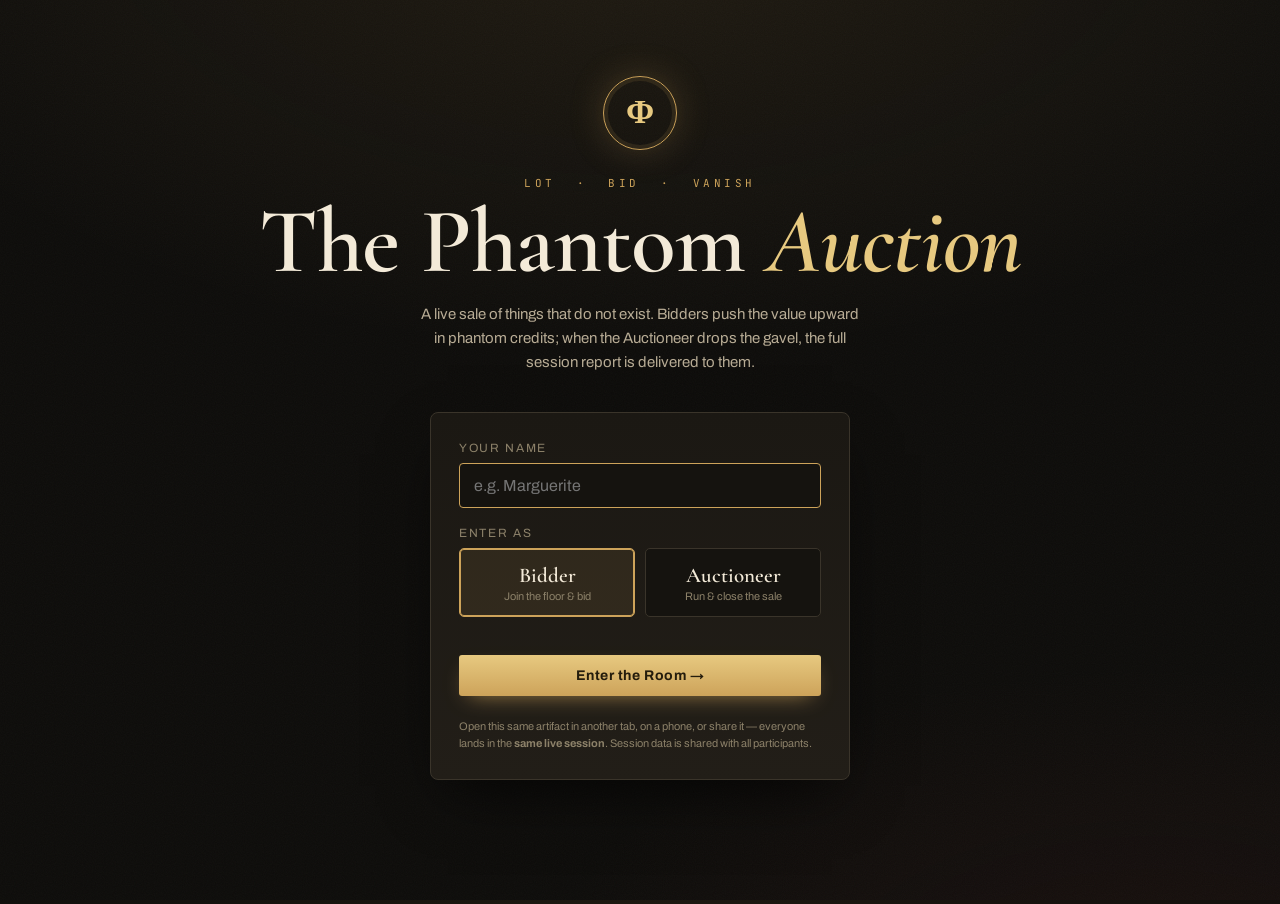
<file: UI.html>
<!DOCTYPE html>
<html lang="en">

<head>
    <meta charset="UTF-8" />
    <meta name="viewport" content="width=device-width, initial-scale=1.0" />
    <title>The Phantom Auction · Live Session</title>
    <link rel="preconnect" href="https://fonts.googleapis.com">
    <link rel="preconnect" href="https://fonts.gstatic.com" crossorigin>
    <link
        href="https://fonts.googleapis.com/css2?family=Cormorant+Garamond:ital,wght@0,400;0,500;0,600;0,700;1,500&family=Archivo:wght@400;500;600;700&family=JetBrains+Mono:wght@400;500;700&display=swap"
        rel="stylesheet">
    <style>
        :root {
            --ink: #0d0c0a;
            --ink-2: #15130f;
            --panel: #1b1813;
            --panel-2: #221e18;
            --line: #3a342a;
            --cream: #f3ead8;
            --cream-dim: #b8ac95;
            --muted: #8c8169;
            --gold: #cda35a;
            --gold-bright: #e7c980;
            --crimson: #a8413a;
            --crimson-bright: #d65f54;
            --green: #7fa05a;
            --shadow: 0 24px 60px -18px rgba(0, 0, 0, .75);
        }

        * {
            box-sizing: border-box;
            margin: 0;
            padding: 0
        }

        html,
        body {
            height: 100%
        }

        body {
            background:
                radial-gradient(120% 90% at 50% -10%, rgba(205, 163, 90, .10), transparent 55%),
                radial-gradient(80% 60% at 90% 110%, rgba(168, 65, 58, .08), transparent 60%),
                var(--ink);
            color: var(--cream);
            font-family: 'Archivo', sans-serif;
            min-height: 100%;
            -webkit-font-smoothing: antialiased;
            overflow-x: hidden;
        }

        body::before {
            content: "";
            position: fixed;
            inset: 0;
            pointer-events: none;
            z-index: 0;
            background-image: url("data:image/svg+xml,%3Csvg xmlns='http://www.w3.org/2000/svg' width='120' height='120'%3E%3Cfilter id='n'%3E%3CfeTurbulence type='fractalNoise' baseFrequency='.9' numOctaves='2'/%3E%3C/filter%3E%3Crect width='100%25' height='100%25' filter='url(%23n)' opacity='.035'/%3E%3C/svg%3E");
        }

        .wrap {
            position: relative;
            z-index: 1;
            max-width: 1080px;
            margin: 0 auto;
            padding: 32px 22px 80px
        }

        /* ---------- shared bits ---------- */
        .kicker {
            font-family: 'JetBrains Mono', monospace;
            font-size: 11px;
            letter-spacing: .32em;
            text-transform: uppercase;
            color: var(--gold);
        }

        .serif {
            font-family: 'Cormorant Garamond', serif;
        }

        .mono {
            font-family: 'JetBrains Mono', monospace;
        }

        button {
            font-family: 'Archivo', sans-serif;
            cursor: pointer;
            border: none;
            background: none;
            color: inherit
        }

        input {
            font-family: 'Archivo', sans-serif
        }

        .btn {
            background: linear-gradient(180deg, var(--gold-bright), var(--gold));
            color: #241c0c;
            font-weight: 700;
            letter-spacing: .04em;
            padding: 13px 22px;
            border-radius: 3px;
            font-size: 14px;
            transition: transform .12s ease, box-shadow .2s ease, filter .2s ease;
            box-shadow: 0 8px 22px -10px rgba(205, 163, 90, .8);
        }

        .btn:hover {
            transform: translateY(-2px);
            filter: brightness(1.06)
        }

        .btn:active {
            transform: translateY(0)
        }

        .btn:disabled {
            opacity: .35;
            cursor: not-allowed;
            transform: none;
            box-shadow: none;
            filter: grayscale(.4)
        }

        .btn.ghost {
            background: transparent;
            color: var(--cream);
            font-weight: 600;
            border: 1px solid var(--line);
            box-shadow: none;
        }

        .btn.ghost:hover {
            border-color: var(--gold);
            color: var(--gold-bright)
        }

        .btn.danger {
            background: linear-gradient(180deg, var(--crimson-bright), var(--crimson));
            color: #fff;
            box-shadow: 0 8px 22px -10px rgba(168, 65, 58, .8)
        }

        /* ---------- ENTRY ---------- */
        .entry {
            min-height: 88vh;
            display: flex;
            flex-direction: column;
            align-items: center;
            justify-content: center;
            text-align: center
        }

        .seal {
            width: 74px;
            height: 74px;
            border-radius: 50%;
            border: 1.5px solid var(--gold);
            display: grid;
            place-items: center;
            margin-bottom: 26px;
            box-shadow: inset 0 0 0 4px rgba(205, 163, 90, .12), 0 0 40px -8px rgba(205, 163, 90, .4);
            animation: spin 26s linear infinite;
        }

        @keyframes spin {
            to {
                transform: rotate(360deg)
            }
        }

        .seal span {
            font-family: 'Cormorant Garamond', serif;
            font-size: 34px;
            color: var(--gold-bright);
            font-weight: 700
        }

        .entry h1 {
            font-family: 'Cormorant Garamond', serif;
            font-weight: 600;
            font-size: clamp(48px, 9vw, 92px);
            line-height: .92;
            letter-spacing: -.01em;
            margin: 10px 0 4px;
        }

        .entry h1 em {
            font-style: italic;
            color: var(--gold-bright)
        }

        .entry .sub {
            color: var(--cream-dim);
            max-width: 440px;
            margin: 14px auto 38px;
            font-size: 15px;
            line-height: 1.6
        }

        .card {
            background: linear-gradient(180deg, var(--panel), var(--panel-2));
            border: 1px solid var(--line);
            border-radius: 8px;
            padding: 28px;
            box-shadow: var(--shadow);
            width: 100%;
            max-width: 420px;
            text-align: left;
        }

        .field {
            margin-bottom: 18px
        }

        .field label {
            display: block;
            font-size: 12px;
            letter-spacing: .14em;
            text-transform: uppercase;
            color: var(--muted);
            margin-bottom: 8px
        }

        .field input {
            width: 100%;
            background: var(--ink-2);
            border: 1px solid var(--line);
            color: var(--cream);
            padding: 13px 14px;
            border-radius: 4px;
            font-size: 16px;
            outline: none;
            transition: border-color .2s;
        }

        .field input:focus {
            border-color: var(--gold)
        }

        .roles {
            display: grid;
            grid-template-columns: 1fr 1fr;
            gap: 10px;
            margin-top: 6px
        }

        .role-opt {
            border: 1px solid var(--line);
            border-radius: 5px;
            padding: 14px 12px;
            text-align: center;
            transition: all .18s;
            background: var(--ink-2);
        }

        .role-opt:hover {
            border-color: var(--gold)
        }

        .role-opt.on {
            border-color: var(--gold);
            background: rgba(205, 163, 90, .1);
            box-shadow: inset 0 0 0 1px var(--gold)
        }

        .role-opt .rt {
            font-family: 'Cormorant Garamond', serif;
            font-size: 21px;
            font-weight: 600
        }

        .role-opt .rd {
            font-size: 11px;
            color: var(--muted);
            margin-top: 2px
        }

        .err {
            color: var(--crimson-bright);
            font-size: 13px;
            margin-top: -8px;
            margin-bottom: 12px;
            min-height: 16px
        }

        .foot-note {
            font-size: 11px;
            color: var(--muted);
            margin-top: 22px;
            line-height: 1.5
        }

        /* ---------- TOP BAR ---------- */
        .topbar {
            display: flex;
            align-items: center;
            justify-content: space-between;
            flex-wrap: wrap;
            gap: 14px;
            border-bottom: 1px solid var(--line);
            padding-bottom: 18px;
            margin-bottom: 26px
        }

        .topbar .brand {
            display: flex;
            align-items: center;
            gap: 12px
        }

        .brand .mk {
            width: 38px;
            height: 38px;
            border-radius: 50%;
            border: 1px solid var(--gold);
            display: grid;
            place-items: center
        }

        .brand .mk span {
            font-family: 'Cormorant Garamond', serif;
            color: var(--gold-bright);
            font-size: 18px;
            font-weight: 700
        }

        .brand .bt {
            font-family: 'Cormorant Garamond', serif;
            font-size: 24px;
            font-weight: 600;
            line-height: 1
        }

        .brand .bs {
            font-size: 10px;
            letter-spacing: .28em;
            text-transform: uppercase;
            color: var(--muted)
        }

        .who {
            display: flex;
            align-items: center;
            gap: 12px;
            font-size: 13px
        }

        .paddle {
            font-family: 'JetBrains Mono', monospace;
            background: var(--ink-2);
            border: 1px solid var(--line);
            padding: 6px 10px;
            border-radius: 4px;
            color: var(--gold-bright);
            font-weight: 700
        }

        .badge {
            font-size: 10px;
            letter-spacing: .14em;
            text-transform: uppercase;
            padding: 4px 9px;
            border-radius: 20px;
            border: 1px solid var(--line);
            color: var(--cream-dim)
        }

        .badge.adm {
            border-color: var(--crimson);
            color: var(--crimson-bright)
        }

        .status-pill {
            display: inline-flex;
            align-items: center;
            gap: 8px;
            font-family: 'JetBrains Mono', monospace;
            font-size: 11px;
            letter-spacing: .18em;
            text-transform: uppercase;
            padding: 6px 12px;
            border-radius: 20px;
            border: 1px solid var(--line)
        }

        .status-pill .dot {
            width: 8px;
            height: 8px;
            border-radius: 50%;
            background: var(--muted)
        }

        .status-pill.live {
            border-color: var(--green);
            color: var(--green)
        }

        .status-pill.live .dot {
            background: var(--green);
            box-shadow: 0 0 10px var(--green);
            animation: pulse 1.4s ease-in-out infinite
        }

        .status-pill.closed {
            border-color: var(--crimson);
            color: var(--crimson-bright)
        }

        @keyframes pulse {

            0%,
            100% {
                opacity: 1
            }

            50% {
                opacity: .3
            }
        }

        /* ---------- LOT STAGE ---------- */
        .stage {
            background:
                radial-gradient(120% 140% at 50% -30%, rgba(205, 163, 90, .14), transparent 60%),
                linear-gradient(180deg, var(--panel), var(--panel-2));
            border: 1px solid var(--line);
            border-radius: 10px;
            padding: 34px 30px;
            margin-bottom: 20px;
            box-shadow: var(--shadow);
            position: relative;
            overflow: hidden;
        }

        .stage::after {
            content: "";
            position: absolute;
            inset: 0;
            border-radius: 10px;
            pointer-events: none;
            box-shadow: inset 0 1px 0 rgba(255, 255, 255, .06)
        }

        .lot-tag {
            font-family: 'JetBrains Mono', monospace;
            font-size: 11px;
            letter-spacing: .3em;
            color: var(--gold)
        }

        .lot-title {
            font-family: 'Cormorant Garamond', serif;
            font-style: italic;
            font-weight: 600;
            font-size: clamp(30px, 5.5vw, 52px);
            line-height: 1.04;
            margin: 8px 0 12px;
            color: var(--cream)
        }

        .lot-blurb {
            color: var(--cream-dim);
            max-width: 560px;
            font-size: 15px;
            line-height: 1.6;
            font-style: italic;
            font-family: 'Cormorant Garamond', serif;
            font-size: 19px
        }

        .bigrow {
            display: flex;
            flex-wrap: wrap;
            align-items: flex-end;
            gap: 30px;
            margin-top: 26px;
            border-top: 1px solid var(--line);
            padding-top: 22px
        }

        .biglabel {
            font-size: 11px;
            letter-spacing: .2em;
            text-transform: uppercase;
            color: var(--muted);
            margin-bottom: 4px
        }

        .bigval {
            font-family: 'JetBrains Mono', monospace;
            font-weight: 700;
            font-size: clamp(34px, 7vw, 58px);
            color: var(--gold-bright);
            line-height: 1;
            transition: color .2s
        }

        .bigval.bump {
            animation: bump .45s ease
        }

        @keyframes bump {
            0% {
                transform: scale(1)
            }

            30% {
                transform: scale(1.14);
                color: #fff
            }

            100% {
                transform: scale(1)
            }
        }

        .leadname {
            font-family: 'Cormorant Garamond', serif;
            font-size: 26px;
            font-weight: 600
        }

        .leadname.none {
            color: var(--muted);
            font-style: italic;
            font-size: 20px
        }

        /* ---------- BID CONTROLS ---------- */
        .panel {
            background: linear-gradient(180deg, var(--panel), var(--panel-2));
            border: 1px solid var(--line);
            border-radius: 10px;
            padding: 22px;
            box-shadow: var(--shadow)
        }

        .panel h3 {
            font-family: 'Cormorant Garamond', serif;
            font-weight: 600;
            font-size: 22px;
            margin-bottom: 4px
        }

        .panel .ph {
            color: var(--muted);
            font-size: 12px;
            margin-bottom: 16px
        }

        .quickrow {
            display: flex;
            flex-wrap: wrap;
            gap: 8px;
            margin-bottom: 14px
        }

        .chip {
            background: var(--ink-2);
            border: 1px solid var(--line);
            color: var(--cream);
            padding: 11px 16px;
            border-radius: 30px;
            font-family: 'JetBrains Mono', monospace;
            font-size: 13px;
            font-weight: 500;
            transition: all .15s
        }

        .chip:hover {
            border-color: var(--gold);
            color: var(--gold-bright);
            transform: translateY(-1px)
        }

        .chip.rng {
            border-color: var(--crimson);
            color: var(--crimson-bright)
        }

        .chip.rng:hover {
            background: rgba(168, 65, 58, .14)
        }

        .customrow {
            display: flex;
            gap: 10px;
            margin-top: 4px
        }

        .customrow input {
            flex: 1;
            background: var(--ink-2);
            border: 1px solid var(--line);
            color: var(--cream);
            padding: 13px 14px;
            border-radius: 4px;
            font-size: 16px;
            font-family: 'JetBrains Mono', monospace;
            outline: none
        }

        .customrow input:focus {
            border-color: var(--gold)
        }

        .grid2 {
            display: grid;
            grid-template-columns: 1.5fr 1fr;
            gap: 20px;
            align-items: start
        }

        @media(max-width:760px) {
            .grid2 {
                grid-template-columns: 1fr
            }
        }

        /* ---------- FEED + ROSTER ---------- */
        .sectitle {
            font-family: 'JetBrains Mono', monospace;
            font-size: 11px;
            letter-spacing: .24em;
            text-transform: uppercase;
            color: var(--muted);
            margin-bottom: 12px;
            display: flex;
            justify-content: space-between
        }

        .feed {
            max-height: 280px;
            overflow-y: auto;
            display: flex;
            flex-direction: column;
            gap: 2px
        }

        .feed::-webkit-scrollbar {
            width: 6px
        }

        .feed::-webkit-scrollbar-thumb {
            background: var(--line);
            border-radius: 3px
        }

        .bid {
            display: flex;
            align-items: center;
            justify-content: space-between;
            gap: 10px;
            padding: 9px 4px;
            border-bottom: 1px dashed rgba(58, 52, 42, .6);
            animation: slidein .35s ease
        }

        @keyframes slidein {
            from {
                opacity: 0;
                transform: translateX(-8px)
            }

            to {
                opacity: 1;
                transform: none
            }
        }

        .bid .bn {
            display: flex;
            align-items: center;
            gap: 9px;
            font-size: 14px;
            min-width: 0
        }

        .bid .pp {
            font-family: 'JetBrains Mono', monospace;
            font-size: 10px;
            color: var(--gold);
            border: 1px solid var(--line);
            padding: 2px 6px;
            border-radius: 3px;
            flex-shrink: 0
        }

        .bid .nm {
            white-space: nowrap;
            overflow: hidden;
            text-overflow: ellipsis
        }

        .bid .amt {
            font-family: 'JetBrains Mono', monospace;
            font-weight: 700;
            color: var(--gold-bright);
            flex-shrink: 0
        }

        .bid .lt {
            font-size: 10px;
            color: var(--muted)
        }

        .empty {
            color: var(--muted);
            font-style: italic;
            padding: 20px 4px;
            font-family: 'Cormorant Garamond', serif;
            font-size: 18px
        }

        .roster {
            display: flex;
            flex-direction: column;
            gap: 7px
        }

        .person {
            display: flex;
            align-items: center;
            justify-content: space-between;
            gap: 8px;
            padding: 9px 11px;
            background: var(--ink-2);
            border: 1px solid var(--line);
            border-radius: 5px;
            font-size: 13px
        }

        .person .l {
            display: flex;
            align-items: center;
            gap: 9px;
            min-width: 0
        }

        .person .av {
            width: 24px;
            height: 24px;
            border-radius: 50%;
            display: grid;
            place-items: center;
            font-family: 'JetBrains Mono', monospace;
            font-size: 11px;
            font-weight: 700;
            background: rgba(205, 163, 90, .16);
            color: var(--gold-bright);
            flex-shrink: 0
        }

        .person.you {
            border-color: var(--gold)
        }

        .person .nm {
            white-space: nowrap;
            overflow: hidden;
            text-overflow: ellipsis
        }

        .live-dot {
            width: 7px;
            height: 7px;
            border-radius: 50%;
            background: var(--green);
            box-shadow: 0 0 8px var(--green)
        }

        .adm-av {
            background: rgba(168, 65, 58, .2) !important;
            color: var(--crimson-bright) !important
        }

        /* ---------- ADMIN ---------- */
        .ctrlrow {
            display: flex;
            flex-wrap: wrap;
            gap: 10px;
            margin-bottom: 20px
        }

        .statgrid {
            display: grid;
            grid-template-columns: repeat(auto-fit, minmax(150px, 1fr));
            gap: 12px;
            margin-bottom: 20px
        }

        .stat {
            background: var(--ink-2);
            border: 1px solid var(--line);
            border-radius: 8px;
            padding: 16px
        }

        .stat .sl {
            font-size: 10px;
            letter-spacing: .18em;
            text-transform: uppercase;
            color: var(--muted)
        }

        .stat .sv {
            font-family: 'JetBrains Mono', monospace;
            font-size: 28px;
            font-weight: 700;
            color: var(--gold-bright);
            margin-top: 6px
        }

        .stat .sv.sm {
            font-size: 18px;
            font-family: 'Cormorant Garamond', serif;
            font-weight: 600;
            color: var(--cream)
        }

        /* ---------- REPORT ---------- */
        .report {
            background: linear-gradient(180deg, var(--panel), var(--panel-2));
            border: 1px solid var(--gold);
            border-radius: 10px;
            padding: 30px;
            box-shadow: var(--shadow), 0 0 50px -20px rgba(205, 163, 90, .5);
            margin-bottom: 20px
        }

        .report .rh {
            text-align: center;
            border-bottom: 1px solid var(--line);
            padding-bottom: 18px;
            margin-bottom: 22px
        }

        .report .rh .stamp {
            display: inline-block;
            border: 1px solid var(--crimson);
            color: var(--crimson-bright);
            font-family: 'JetBrains Mono', monospace;
            font-size: 11px;
            letter-spacing: .24em;
            padding: 5px 14px;
            border-radius: 3px;
            transform: rotate(-3deg);
            margin-bottom: 14px
        }

        .report h2 {
            font-family: 'Cormorant Garamond', serif;
            font-weight: 600;
            font-size: 38px;
            line-height: 1
        }

        .report .rsub {
            color: var(--cream-dim);
            font-size: 13px;
            margin-top: 6px
        }

        .ledger-title {
            font-family: 'JetBrains Mono', monospace;
            font-size: 11px;
            letter-spacing: .22em;
            text-transform: uppercase;
            color: var(--muted);
            margin: 24px 0 10px
        }

        table {
            width: 100%;
            border-collapse: collapse;
            font-size: 13px
        }

        th {
            text-align: left;
            font-size: 10px;
            letter-spacing: .14em;
            text-transform: uppercase;
            color: var(--muted);
            padding: 8px 10px;
            border-bottom: 1px solid var(--line)
        }

        td {
            padding: 9px 10px;
            border-bottom: 1px dashed rgba(58, 52, 42, .5)
        }

        td.num {
            font-family: 'JetBrains Mono', monospace;
            color: var(--gold-bright);
            font-weight: 600;
            text-align: right
        }

        tr.win td {
            color: var(--gold-bright)
        }

        .scrollx {
            overflow-x: auto
        }

        .toast {
            position: fixed;
            bottom: 26px;
            left: 50%;
            transform: translateX(-50%) translateY(20px);
            background: var(--crimson);
            color: #fff;
            padding: 12px 20px;
            border-radius: 6px;
            font-size: 14px;
            font-weight: 600;
            opacity: 0;
            transition: all .3s;
            z-index: 50;
            box-shadow: var(--shadow)
        }

        .toast.show {
            opacity: 1;
            transform: translateX(-50%) translateY(0)
        }

        .hint {
            font-size: 11px;
            color: var(--muted);
            margin-top: 14px;
            line-height: 1.5;
            text-align: center
        }
    </style>
</head>

<body>
    <div class="wrap" id="app"></div>
    <div class="toast" id="toast"></div>

    <script>
        /* ============================================================
           THE PHANTOM AUCTION — multi-user live demo
           Shared state syncs across everyone who opens this artifact.
           ============================================================ */
        const SHARED = true;
        const KEY = 'phantom_auction_v1';
        const CCY = 'Φ';                 // phantom credits
        const ONLINE_MS = 24000;         // presence freshness window (wider = less flicker)
        const POLL_MS = 2500;            // how often we read shared state
        const HEARTBEAT_MS = 9000;
        const MIN_WRITE_MS = 1600;       // minimum gap between persisted writes (rate-limit safe)
        const RATE_COOLDOWN_MS = 6000;   // back off this long after a rate-limit error

        const LOTS = [
            ["The Last Echo of a Sunday Morning", "Guaranteed never to have happened. Sold as heard."],
            ["One Carefully Folded Paradox", "Opens into itself. Storage not recommended."],
            ["A Pocketful of Next Tuesday", "Slightly used. Still ahead of you."],
            ["The Colour You See With Your Eyes Closed", "Single edition. No two buyers agree on the shade."],
            ["Half an Inch of the Horizon", "Measured at dusk. Authenticity certificate forthcoming, eventually."],
            ["The Pause Between Two Heartbeats", "Acquired at great personal silence."],
            ["A Rumour That Never Quite Happened", "Untraceable. Highly collectible."],
            ["The Smell of Rain Before It Falls", "Bottled in advance. Do not inhale the future."],
            ["An Idea You Left at the Door", "Found, but no longer remembered by its owner."],
            ["The Weight of an Empty Promise", "Heavier than it looks. Comes with regret."],
            ["A Single Unspoken Word", "Never said aloud. The bidding speaks for it."],
            ["The Shadow of a Round Number", "Cast at noon. Slightly imaginary."]
        ];

        /* ---------- session-local identity ---------- */
        let ME = { name: null, role: null };   // role: 'bidder' | 'auctioneer'
        let lastValue = -1;
        let pollTimer = null, beatTimer = null;
        let skeletonRole = null;             // which skeleton is currently mounted

        /* ---------- storage helpers ---------- */
        function emptyState() {
            return {
                rev: 0, status: 'closed', lotIndex: -1, lot: null, value: 0, leader: null,
                bids: [], participants: {}, history: [], startedAt: null, closedAt: null, seq: 0
            };
        }
        async function loadState() {
            try { const r = await window.storage.get(KEY, SHARED); if (r && r.value) return JSON.parse(r.value); }
            catch (e) {/* missing key */ }
            return null;
        }
        async function saveState(s) {
            // returns 'ok' | 'rate' | 'err' so the flusher can back off correctly
            try { await window.storage.set(KEY, JSON.stringify(s), SHARED); return 'ok'; }
            catch (e) { const m = String(e && e.message || e); return /rate limit/i.test(m) ? 'rate' : 'err'; }
        }

        /* ----- batched writer: mutate the LOCAL mirror instantly, persist on a throttled flush -----
           This keeps us under the storage rate limit: rapid bids between flushes collapse into a
           single write, and a rate-limit response triggers a cooldown.                          */
        let state = emptyState();      // authoritative local mirror
        let localRev = 0;
        let dirty = false;             // unpersisted local changes pending
        let writing = false;
        let flushTimer = null;
        let nextWriteAt = 0;           // earliest time we're allowed to write again
        function sleep(ms) { return new Promise(r => setTimeout(r, ms)); }

        // fn mutates the local mirror; return `false` to abort with no change.
        async function mutate(fn) {
            const res = fn(state);
            if (res === false) return state;
            if (res && typeof res === 'object' && res !== state) state = res;
            dirty = true;
            renderFromState(state);
            scheduleFlush();
            return state;
        }

        function scheduleFlush() {
            if (flushTimer || !dirty) return;
            const wait = Math.max(0, nextWriteAt - now());
            flushTimer = setTimeout(async () => { flushTimer = null; await flush(); }, wait);
        }

        // Merge another snapshot into ours so concurrent browsers don't erase each other's bids.
        function mergeStates(remote, local) {
            if (!remote) return local;
            const map = new Map(); const k = b => b.user + '|' + b.ts + '|' + b.amount;
            (remote.bids || []).forEach(b => map.set(k(b), b));
            (local.bids || []).forEach(b => map.set(k(b), b));
            let bids = [...map.values()].sort((a, b) => a.ts - b.ts);
            if (bids.length > 300) bids = bids.slice(-300);
            const participants = { ...(remote.participants || {}) };
            for (const [n, p] of Object.entries(local.participants || {}))
                if (!participants[n] || (p.lastSeen || 0) > (participants[n].lastSeen || 0)) participants[n] = p;
            const out = { ...local, bids, participants };
            const cur = bids.filter(b => b.lotIndex === out.lotIndex);
            if (cur.length) {
                const top = cur.reduce((m, b) => b.amount > m.amount ? b : m, cur[0]);
                if (top.amount >= (out.value || 0)) { out.value = top.amount; out.leader = top.user; }
            }
            return out;
        }

        async function flush() {
            if (writing || !dirty) return;
            writing = true; dirty = false;                 // capture; further edits will re-arm dirty
            try {
                const remote = await loadState();
                const merged = mergeStates(remote, state);
                merged.rev = Math.max(remote?.rev || 0, state.rev || 0) + 1;
                const r = await saveState(merged);
                if (r === 'ok') { state = merged; localRev = merged.rev; nextWriteAt = now() + MIN_WRITE_MS; renderFromState(state); }
                else { dirty = true; nextWriteAt = now() + (r === 'rate' ? RATE_COOLDOWN_MS : 1500); }  // keep changes, back off
            } catch (e) { dirty = true; nextWriteAt = now() + 1500; }
            finally { writing = false; if (dirty) scheduleFlush(); }
        }

        /* ---------- util ---------- */
        function fmt(n) { return CCY + ' ' + Math.round(n).toLocaleString('en-US'); }
        function paddleFor(name) { let h = 0; for (const c of name) h = (h * 31 + c.charCodeAt(0)) >>> 0; return 100 + (h % 900); }
        function initials(name) { return name.trim().slice(0, 2).toUpperCase(); }
        function now() { return Date.now(); }
        function isOnline(p) { return p && (now() - p.lastSeen) < ONLINE_MS; }
        function esc(s) { return (s || '').replace(/[&<>"]/g, c => ({ '&': '&amp;', '<': '&lt;', '>': '&gt;', '"': '&quot;' }[c])); }
        function toast(msg) { const t = document.getElementById('toast'); t.textContent = msg; t.classList.add('show'); clearTimeout(t._t); t._t = setTimeout(() => t.classList.remove('show'), 2200); }

        /* ============================================================
           ENTRY / LOGIN
           ============================================================ */
        function renderEntry() {
            skeletonRole = null;
            const app = document.getElementById('app');
            app.innerHTML = `
    <div class="entry">
      <div class="seal"><span>Φ</span></div>
      <div class="kicker">Lot &nbsp;·&nbsp; Bid &nbsp;·&nbsp; Vanish</div>
      <h1>The Phantom <em>Auction</em></h1>
      <p class="sub">A live sale of things that do not exist. Bidders push the value upward in phantom credits; when the Auctioneer drops the gavel, the full session report is delivered to them.</p>
      <div class="card">
        <div class="field">
          <label>Your name</label>
          <input id="nameIn" maxlength="22" placeholder="e.g. Marguerite" autocomplete="off" />
        </div>
        <div class="field">
          <label>Enter as</label>
          <div class="roles">
            <div class="role-opt on" data-role="bidder">
              <div class="rt">Bidder</div><div class="rd">Join the floor &amp; bid</div>
            </div>
            <div class="role-opt" data-role="auctioneer">
              <div class="rt">Auctioneer</div><div class="rd">Run &amp; close the sale</div>
            </div>
          </div>
        </div>
        <div class="err" id="err"></div>
        <button class="btn" id="enterBtn" style="width:100%">Enter the Room →</button>
        <div class="foot-note">Open this same artifact in another tab, on a phone, or share it — everyone lands in the <b>same live session</b>. Session data is shared with all participants.</div>
      </div>
    </div>`;

            let chosen = 'bidder';
            app.querySelectorAll('.role-opt').forEach(el => {
                el.onclick = () => {
                    app.querySelectorAll('.role-opt').forEach(x => x.classList.remove('on'));
                    el.classList.add('on'); chosen = el.dataset.role;
                };
            });
            const nameIn = document.getElementById('nameIn');
            nameIn.focus();
            const go = async () => {
                const name = nameIn.value.trim();
                if (name.length < 2) { document.getElementById('err').textContent = 'Please enter a name (2+ characters).'; return; }
                ME.name = name; ME.role = chosen;
                await joinSession();
            };
            document.getElementById('enterBtn').onclick = go;
            nameIn.addEventListener('keydown', e => { if (e.key === 'Enter') go(); });
        }

        async function joinSession() {
            state = (await loadState()) || emptyState();
            localRev = state.rev || 0;
            await mutate(s => {
                s.participants[ME.name] = {
                    name: ME.name, role: ME.role, lastSeen: now(),
                    joinedAt: (s.participants[ME.name]?.joinedAt) || now()
                };
                return s;
            });
            startLoops();
            if (ME.role === 'auctioneer') mountAdmin(); else mountBidder();
            renderFromState(state);
        }

        function startLoops() {
            clearInterval(pollTimer); clearInterval(beatTimer);
            pollTimer = setInterval(tick, POLL_MS);
            beatTimer = setInterval(heartbeat, HEARTBEAT_MS);
        }
        async function heartbeat() {
            await mutate(s => {
                if (s.participants[ME.name]) s.participants[ME.name].lastSeen = now();
                else s.participants[ME.name] = { name: ME.name, role: ME.role, lastSeen: now(), joinedAt: now() };
                return s;
            });
        }
        async function tick() {
            if (dirty || writing) return;        // we have unpersisted local changes — don't clobber with remote
            const remote = await loadState();
            if (!remote) return;
            if ((remote.rev || 0) <= localRev) return;   // not newer than what we have
            state = remote; localRev = remote.rev || 0;
            renderFromState(state);
        }

        /* ============================================================
           BIDDER VIEW
           ============================================================ */
        function mountBidder() {
            skeletonRole = 'bidder';
            const app = document.getElementById('app');
            app.innerHTML = `
    ${topbar()}
    <div class="stage" id="stage"></div>
    <div class="grid2">
      <div class="panel" id="bidPanel"></div>
      <div>
        <div class="panel" style="margin-bottom:20px">
          <div class="sectitle"><span>On the floor</span><span id="rosterCount"></span></div>
          <div class="roster" id="roster"></div>
        </div>
        <div class="panel">
          <div class="sectitle"><span>Bid feed</span><span id="bidCount"></span></div>
          <div class="feed" id="feed"></div>
        </div>
      </div>
    </div>`;
        }

        function bidPanelMarkup(open) {
            if (!open) {
                return `<h3>No sale is live</h3>
      <div class="ph">Bidding opens when a sale is running. Start one now to begin (or wait for the Auctioneer).</div>
      <button class="btn" id="startSale" style="width:100%;margin-bottom:10px">▶ Start the bidding</button>
      <div class="hint">A lot will be drawn and you can begin placing bids.</div>`;
            }
            return `
    <h3>Raise the bid</h3>
    <div class="ph">You must exceed the current standing bid. Phantom credits only.</div>
    <div class="quickrow">
      <button class="chip" data-add="50">+50</button>
      <button class="chip" data-add="100">+100</button>
      <button class="chip" data-add="250">+250</button>
      <button class="chip" data-add="1000">+1,000</button>
      <button class="chip rng" data-rng="1">⚡ Random raise</button>
    </div>
    <div class="customrow">
      <input id="customBid" type="number" inputmode="numeric" placeholder="Name your figure…" />
      <button class="btn" id="placeBtn">Place Bid</button>
    </div>
    <div class="hint" id="bidHint"></div>`;
        }

        function wireBidPanel(snap) {
            const open = snap.status === 'open';
            const panel = document.getElementById('bidPanel');
            if (!panel) return;
            if (panel._open !== open) { panel.innerHTML = bidPanelMarkup(open); panel._open = open; }
            if (!open) {
                const sb = document.getElementById('startSale');
                if (sb) sb.onclick = async () => { await openSession(); toast('Sale opened — place your bid!'); };
                return;
            }

            const place = async (amount) => {
                amount = Math.round(Number(amount));
                if (!amount || amount <= 0) { toast('Enter a valid amount.'); return; }
                let reject = null;
                await mutate(s => {
                    if (s.status !== 'open') { reject = 'closed'; return false; }
                    if (amount <= s.value) { reject = 'low'; return false; }   // re-checked against latest local value
                    s.seq = (s.seq || 0) + 1;
                    s.value = amount; s.leader = ME.name;
                    s.bids.push({
                        id: s.seq, user: ME.name, paddle: paddleFor(ME.name), amount,
                        lot: s.lot?.title || '—', lotIndex: s.lotIndex, ts: now()
                    });
                    if (s.bids.length > 300) s.bids = s.bids.slice(-300);
                    return s;
                });
                if (reject === 'closed') { toast('The sale just closed.'); }
                else if (reject === 'low') { toast('Outbid — raise higher.'); }
                else {
                    const ci = document.getElementById('customBid'); if (ci) ci.value = '';
                    toast(`Bid placed — ${fmt(amount)}`);
                }
            };

            panel.querySelectorAll('.chip[data-add]').forEach(b => {
                b.onclick = () => place(state.value + Number(b.dataset.add));
            });
            const rng = panel.querySelector('.chip[data-rng]');
            if (rng) rng.onclick = () => place(state.value + 25 + Math.floor(Math.random() * 975));

            const customBtn = document.getElementById('placeBtn');
            const customIn = document.getElementById('customBid');
            if (customBtn) customBtn.onclick = () => place(customIn.value);
            if (customIn) customIn.addEventListener('keydown', e => { if (e.key === 'Enter') place(customIn.value); });
        }

        /* ============================================================
           AUCTIONEER (ADMIN) VIEW
           ============================================================ */
        function mountAdmin() {
            skeletonRole = 'auctioneer';
            const app = document.getElementById('app');
            app.innerHTML = `
    ${topbar()}
    <div class="ctrlrow" id="ctrlrow"></div>
    <div class="statgrid" id="statgrid"></div>
    <div id="reportSlot"></div>
    <div class="grid2">
      <div class="panel">
        <div class="sectitle"><span>Live ledger</span><span id="bidCount"></span></div>
        <div class="feed" id="feed" style="max-height:340px"></div>
      </div>
      <div class="panel">
        <div class="sectitle"><span>Participants</span><span id="rosterCount"></span></div>
        <div class="roster" id="roster"></div>
      </div>
    </div>`;
        }

        function wireAdminControls(state) {
            const row = document.getElementById('ctrlrow');
            if (!row) return;
            const open = state.status === 'open';
            const sig = open ? 'open' : 'closed';
            if (row._sig !== sig) {
                if (open) {
                    row.innerHTML = `
        <button class="btn" id="nextLot">⟳ Next Lot</button>
        <button class="btn danger" id="closeBtn">⚖ Drop the Gavel — Close Session</button>`;
                } else {
                    row.innerHTML = `
        <button class="btn" id="openBtn">▶ Open the Sale</button>
        <button class="btn ghost" id="resetBtn">Reset everything</button>`;
                }
                row._sig = sig;

                const nl = document.getElementById('nextLot');
                if (nl) nl.onclick = advanceLot;
                const cb = document.getElementById('closeBtn');
                if (cb) cb.onclick = closeSession;
                const ob = document.getElementById('openBtn');
                if (ob) ob.onclick = openSession;
                const rb = document.getElementById('resetBtn');
                if (rb) rb.onclick = resetSession;
            }
        }

        function pickLot(prevIndex) {
            let i; do { i = Math.floor(Math.random() * LOTS.length); } while (LOTS.length > 1 && i === prevIndex);
            return { index: i, title: LOTS[i][0], blurb: LOTS[i][1] };
        }
        function finalizeLot(s) {
            if (s.lot && s.leader) {
                s.history.push({
                    lot: s.lot.title, winner: s.leader, value: s.value,
                    bidCount: s.bids.filter(b => b.lotIndex === s.lotIndex).length, closedAt: now()
                });
            } else if (s.lot) {
                s.history.push({ lot: s.lot.title, winner: null, value: 0, bidCount: 0, closedAt: now() });
            }
        }
        async function openSession() {
            await mutate(s => {
                const L = pickLot(-1);
                s.status = 'open'; s.startedAt = now(); s.closedAt = null;
                s.history = []; s.bids = []; s.value = 0; s.leader = null;
                s.lotIndex = L.index; s.lot = { title: L.title, blurb: L.blurb };
                return s;
            });
            toast('The sale is open.');
        }
        async function advanceLot() {
            await mutate(s => {
                if (s.status !== 'open') return s;
                finalizeLot(s);
                const L = pickLot(s.lotIndex);
                s.lotIndex = L.index; s.lot = { title: L.title, blurb: L.blurb };
                s.value = 0; s.leader = null;
                return s;
            });
            toast('Next lot on the block.');
        }
        async function closeSession() {
            await mutate(s => {
                if (s.status === 'open') finalizeLot(s);
                s.status = 'closed'; s.closedAt = now();
                s.lot = null; s.value = 0; s.leader = null; s.lotIndex = -1;
                return s;
            });
            toast('Gavel dropped — session closed.');
        }
        async function resetSession() {
            await mutate(() => emptyState());
            // re-add self
            await mutate(s => { s.participants[ME.name] = { name: ME.name, role: ME.role, lastSeen: now(), joinedAt: now() }; return s; });
            toast('Session reset.');
        }

        /* ============================================================
           SHARED RENDER
           ============================================================ */
        function topbar() {
            const adm = ME.role === 'auctioneer';
            return `
    <div class="topbar">
      <div class="brand">
        <div class="mk"><span>Φ</span></div>
        <div><div class="bt">The Phantom Auction</div><div class="bs">Live Session</div></div>
      </div>
      <div class="who">
        <span class="status-pill" id="statusPill"><span class="dot"></span><span id="statusTxt">—</span></span>
        <span class="paddle">No. ${paddleFor(ME.name)}</span>
        <span>${esc(ME.name)}</span>
        <span class="badge ${adm ? 'adm' : ''}">${adm ? 'Auctioneer' : 'Bidder'}</span>
      </div>
    </div>`;
        }

        function renderFromState(s) {
            if (!s) { return; }
            // make sure correct skeleton is mounted
            if (ME.role === 'auctioneer' && skeletonRole !== 'auctioneer') mountAdmin();
            if (ME.role === 'bidder' && skeletonRole !== 'bidder') mountBidder();

            updateStatusPill(s);
            if (ME.role === 'bidder') renderBidder(s); else renderAdmin(s);
            renderRoster(s);
            renderFeed(s);
        }

        function updateStatusPill(s) {
            const pill = document.getElementById('statusPill');
            const txt = document.getElementById('statusTxt');
            if (!pill) return;
            pill.classList.remove('live', 'closed');
            if (s.status === 'open') { pill.classList.add('live'); txt.textContent = 'Sale Live'; }
            else { pill.classList.add('closed'); txt.textContent = 'Closed'; }
        }

        function renderBidder(s) {
            const stage = document.getElementById('stage');
            if (stage) {
                if (s.status === 'open' && s.lot) {
                    const struct = 'open|' + s.lotIndex + '|' + s.history.length;
                    if (stage._struct !== struct) {
                        stage.innerHTML = `
          <div class="lot-tag">LOT ${String(s.history.length + 1).padStart(2, '0')} · NOW SELLING</div>
          <div class="lot-title">${esc(s.lot.title)}</div>
          <div class="lot-blurb">${esc(s.lot.blurb)}</div>
          <div class="bigrow">
            <div><div class="biglabel">Standing bid</div><div class="bigval" id="bigVal">${fmt(s.value)}</div></div>
            <div><div class="biglabel">Held by</div><div id="heldBy"></div></div>
          </div>`;
                        stage._struct = struct; lastValue = -1;
                    }
                    const bv = document.getElementById('bigVal');
                    if (bv) {
                        bv.textContent = fmt(s.value);
                        if (s.value > lastValue && lastValue >= 0) { bv.classList.remove('bump'); void bv.offsetWidth; bv.classList.add('bump'); }
                    }
                    lastValue = s.value;
                    const hb = document.getElementById('heldBy');
                    if (hb) hb.innerHTML = s.leader
                        ? `<span class="leadname">${esc(s.leader)}${s.leader === ME.name ? ' <span style="font-size:13px;color:var(--gold)">(you)</span>' : ''}</span>`
                        : `<span class="leadname none">— awaiting first bid —</span>`;
                } else {
                    const struct = 'closed|' + s.history.length;
                    if (stage._struct !== struct) {
                        lastValue = -1;
                        stage.innerHTML = `
          <div class="lot-tag">${s.status === 'closed' && s.history.length ? 'SALE CONCLUDED' : 'STANDBY'}</div>
          <div class="lot-title" style="font-style:normal;color:var(--cream-dim)">${s.history.length ? 'The gavel has fallen.' : 'The room awaits.'}</div>
          <div class="lot-blurb">${s.history.length ? 'Thank you for bidding. The Auctioneer holds the final record.' : 'No lot is currently on the block. Start a sale below, or wait for the Auctioneer.'}</div>`;
                        if (s.status === 'closed' && s.history.length) renderResultsForBidder(stage, s);
                        stage._struct = struct;
                    }
                }
            }
            wireBidPanel(s);
        }

        function renderResultsForBidder(stage, s) {
            const rows = s.history.map(h => `
    <tr class="${h.winner ? 'win' : ''}">
      <td>${esc(h.lot)}</td>
      <td>${h.winner ? esc(h.winner) : '<span style="color:var(--muted)">passed in</span>'}</td>
      <td class="num">${h.winner ? fmt(h.value) : '—'}</td>
    </tr>`).join('');
            stage.insertAdjacentHTML('beforeend', `
    <div class="ledger-title" style="margin-top:24px">Final results</div>
    <div class="scrollx"><table>
      <thead><tr><th>Lot</th><th>Winner</th><th style="text-align:right">Hammer</th></tr></thead>
      <tbody>${rows}</tbody>
    </table></div>`);
        }

        function renderAdmin(s) {
            wireAdminControls(s);
            const sg = document.getElementById('statgrid');
            if (sg) {
                const online = Object.values(s.participants).filter(p => isOnline(p) && p.role === 'bidder').length;
                const total = s.bids.length;
                const highest = s.bids.reduce((m, b) => Math.max(m, b.amount), 0);
                sg.innerHTML = `
      <div class="stat"><div class="sl">Now Selling</div><div class="sv sm">${s.lot ? esc(s.lot.title) : (s.status === 'closed' ? '— closed —' : '— standby —')}</div></div>
      <div class="stat"><div class="sl">Standing Bid</div><div class="sv">${s.status === 'open' ? fmt(s.value) : '—'}</div></div>
      <div class="stat"><div class="sl">Held By</div><div class="sv sm">${s.leader ? esc(s.leader) : '—'}</div></div>
      <div class="stat"><div class="sl">Bidders Online</div><div class="sv">${online}</div></div>
      <div class="stat"><div class="sl">Total Bids</div><div class="sv">${total}</div></div>
      <div class="stat"><div class="sl">Lots Sold</div><div class="sv">${s.history.filter(h => h.winner).length}</div></div>`;
            }
            const slot = document.getElementById('reportSlot');
            if (slot) {
                if (s.status === 'closed' && s.history.length) { slot.innerHTML = reportMarkup(s); wireReport(s); }
                else if (slot._hadReport) { slot.innerHTML = ''; }
                slot._hadReport = (s.status === 'closed' && s.history.length > 0);
            }
        }

        function reportMarkup(s) {
            const winners = s.history.filter(h => h.winner);
            const grand = winners.reduce((a, h) => a + h.value, 0);
            const topLot = winners.reduce((m, h) => h.value > (m?.value || 0) ? h : m, null);
            const partList = Object.values(s.participants).filter(p => p.role === 'bidder');
            const dur = s.startedAt && s.closedAt ? Math.max(1, Math.round((s.closedAt - s.startedAt) / 1000)) : 0;

            const lotRows = s.history.map((h, i) => `
    <tr class="${h.winner ? 'win' : ''}">
      <td class="mono" style="color:var(--muted)">${String(i + 1).padStart(2, '0')}</td>
      <td>${esc(h.lot)}</td>
      <td>${h.winner ? esc(h.winner) : '<span style="color:var(--muted)">passed in</span>'}</td>
      <td class="num">${h.bidCount}</td>
      <td class="num">${h.winner ? fmt(h.value) : '—'}</td>
    </tr>`).join('');

            const ledgerRows = [...s.bids].reverse().map(b => `
    <tr>
      <td class="mono" style="color:var(--gold)">#${b.paddle}</td>
      <td>${esc(b.user)}</td>
      <td style="color:var(--cream-dim)">${esc(b.lot)}</td>
      <td class="num">${fmt(b.amount)}</td>
    </tr>`).join('') || `<tr><td colspan="4" style="color:var(--muted);font-style:italic">No bids were recorded.</td></tr>`;

            return `
  <div class="report" id="report">
    <div class="rh">
      <div class="stamp">SESSION REPORT · DELIVERED TO AUCTIONEER</div>
      <h2>Final Record of Sale</h2>
      <div class="rsub">Compiled ${new Date(s.closedAt || now()).toLocaleString()} · ${dur}s on the block · ${partList.length} bidders · ${s.bids.length} total bids</div>
    </div>

    <div class="statgrid" style="margin-bottom:8px">
      <div class="stat"><div class="sl">Grand Total (Hammer)</div><div class="sv">${fmt(grand)}</div></div>
      <div class="stat"><div class="sl">Lots Sold</div><div class="sv">${winners.length} / ${s.history.length}</div></div>
      <div class="stat"><div class="sl">Top Lot</div><div class="sv sm">${topLot ? esc(topLot.lot) : '—'}</div></div>
      <div class="stat"><div class="sl">Top Hammer</div><div class="sv">${topLot ? fmt(topLot.value) : '—'}</div></div>
    </div>

    <div class="ledger-title">Results by lot</div>
    <div class="scrollx"><table>
      <thead><tr><th>#</th><th>Lot</th><th>Winner</th><th style="text-align:right">Bids</th><th style="text-align:right">Hammer</th></tr></thead>
      <tbody>${lotRows}</tbody>
    </table></div>

    <div class="ledger-title">Full bid ledger</div>
    <div class="scrollx"><table>
      <thead><tr><th>Paddle</th><th>Bidder</th><th>Lot</th><th style="text-align:right">Amount</th></tr></thead>
      <tbody>${ledgerRows}</tbody>
    </table></div>

    <div class="ctrlrow" style="margin-top:22px;margin-bottom:0">
      <button class="btn" id="copyJson">⧉ Copy report (JSON)</button>
      <button class="btn ghost" id="dlJson">↓ Download report</button>
    </div>
  </div>`;
        }

        function buildReportData(s) {
            const winners = s.history.filter(h => h.winner);
            return {
                auction: 'The Phantom Auction',
                closedAt: new Date(s.closedAt || now()).toISOString(),
                startedAt: s.startedAt ? new Date(s.startedAt).toISOString() : null,
                auctioneer: ME.name,
                bidders: Object.values(s.participants).filter(p => p.role === 'bidder').map(p => ({ name: p.name, paddle: paddleFor(p.name) })),
                summary: {
                    lotsOffered: s.history.length,
                    lotsSold: winners.length,
                    totalBids: s.bids.length,
                    grandTotalHammer: winners.reduce((a, h) => a + h.value, 0),
                    currency: 'phantom-credits'
                },
                lots: s.history.map(h => ({ lot: h.lot, winner: h.winner, hammer: h.value, bids: h.bidCount })),
                ledger: s.bids.map(b => ({ paddle: b.paddle, bidder: b.user, lot: b.lot, amount: b.amount, at: new Date(b.ts).toISOString() }))
            };
        }
        function wireReport(s) {
            const cj = document.getElementById('copyJson');
            const dj = document.getElementById('dlJson');
            const data = () => JSON.stringify(buildReportData(s), null, 2);
            if (cj) cj.onclick = async () => { try { await navigator.clipboard.writeText(data()); toast('Report copied to clipboard.'); } catch { toast('Copy blocked by browser.'); } };
            if (dj) dj.onclick = () => {
                const blob = new Blob([data()], { type: 'application/json' });
                const a = document.createElement('a'); a.href = URL.createObjectURL(blob);
                a.download = 'phantom-auction-report.json'; a.click(); URL.revokeObjectURL(a.href); toast('Report downloaded.');
            };
        }

        function renderRoster(s) {
            const r = document.getElementById('roster');
            const count = document.getElementById('rosterCount');
            if (!r) return;
            const people = Object.values(s.participants)
                .sort((a, b) => (b.role === 'auctioneer') - (a.role === 'auctioneer') || a.joinedAt - b.joinedAt);
            const onlineCount = people.filter(isOnline).length;
            if (count) count.textContent = onlineCount + ' online';
            const sig = people.map(p => p.name + (isOnline(p) ? '1' : '0') + p.role).join('|');
            if (r._sig === sig) return;     // nothing changed → leave DOM alone (no flicker)
            r._sig = sig;
            r.innerHTML = people.map(p => {
                const on = isOnline(p);
                const adm = p.role === 'auctioneer';
                const you = p.name === ME.name;
                return `<div class="person ${you ? 'you' : ''}" style="${on ? '' : 'opacity:.4'}">
      <div class="l">
        <div class="av ${adm ? 'adm-av' : ''}">${initials(p.name)}</div>
        <span class="nm">${esc(p.name)}${you ? ' (you)' : ''}</span>
        ${adm ? '<span class="badge adm" style="font-size:9px">Gavel</span>' :
                        `<span class="paddle" style="font-size:10px;padding:2px 6px">#${paddleFor(p.name)}</span>`}
      </div>
      ${on ? '<span class="live-dot" title="online"></span>' : '<span style="font-size:10px;color:var(--muted)">away</span>'}
    </div>`;
            }).join('') || '<div class="empty">Nobody here yet.</div>';
        }

        function renderFeed(s) {
            const feed = document.getElementById('feed');
            const count = document.getElementById('bidCount');
            if (!feed) return;
            if (count) count.textContent = s.bids.length + ' bids';
            const lastId = s.bids.length ? s.bids[s.bids.length - 1].id : 0;
            const sig = s.bids.length + ':' + lastId;
            if (feed._sig === sig) return;   // no new bids → don't re-render (no flicker)
            feed._sig = sig;
            const recent = [...s.bids].slice(-40).reverse();
            if (!recent.length) { feed.innerHTML = '<div class="empty">No bids yet — be the first to raise.</div>'; return; }
            feed.innerHTML = recent.map(b => `
    <div class="bid">
      <div class="bn">
        <span class="pp">#${b.paddle}</span>
        <span class="nm">${esc(b.user)}${b.user === ME.name ? ' <span style="color:var(--gold);font-size:11px">(you)</span>' : ''}</span>
      </div>
      <div style="text-align:right">
        <div class="amt">${fmt(b.amount)}</div>
        <div class="lt">${esc(b.lot)}</div>
      </div>
    </div>`).join('');
        }

        /* ---------- boot ---------- */
        renderEntry();
        window.addEventListener('beforeunload', () => {
            clearInterval(pollTimer); clearInterval(beatTimer);
            if (flushTimer) { clearTimeout(flushTimer); flushTimer = null; }
            if (ME.name && state) {
                if (state.participants[ME.name]) state.participants[ME.name].lastSeen = 0;
                state.rev = (state.rev || 0) + 1;
                saveState(state);   // single best-effort write
            }
        });
    </script>
</body>

</html>
</file>
